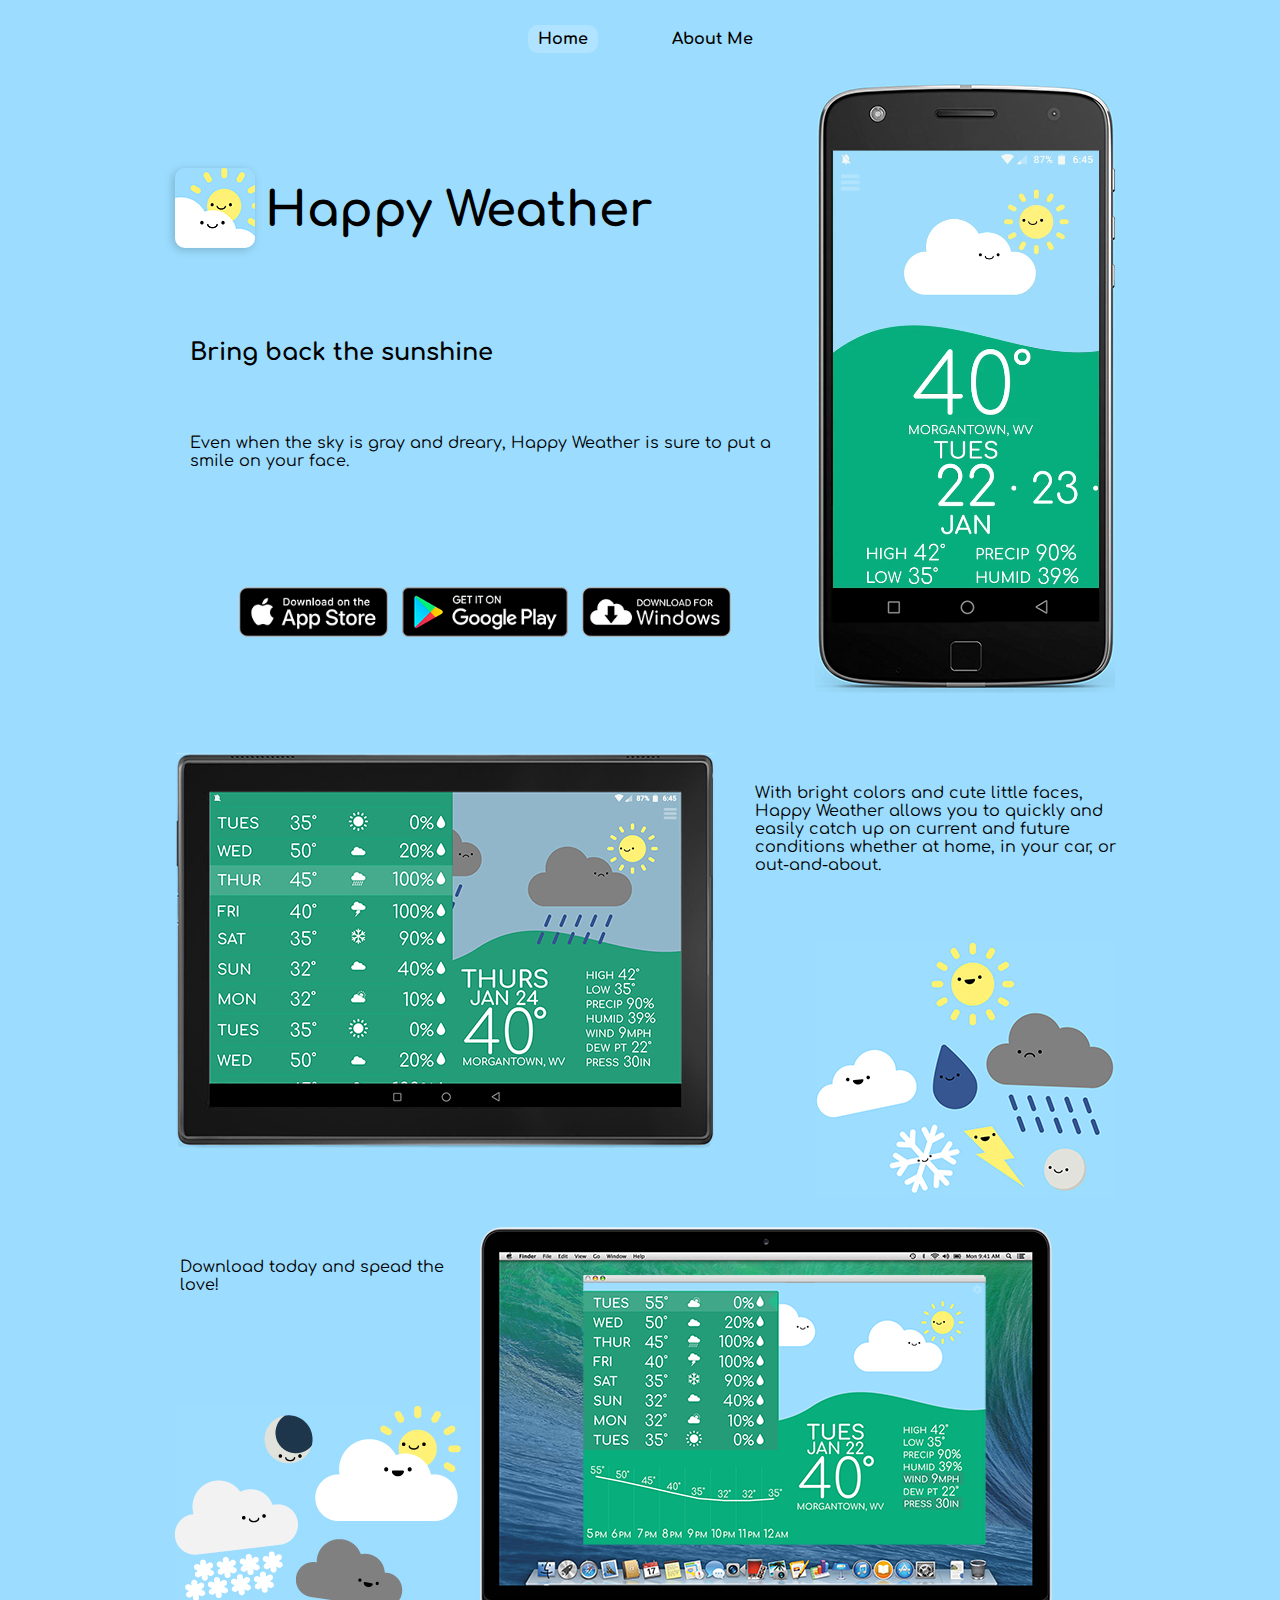
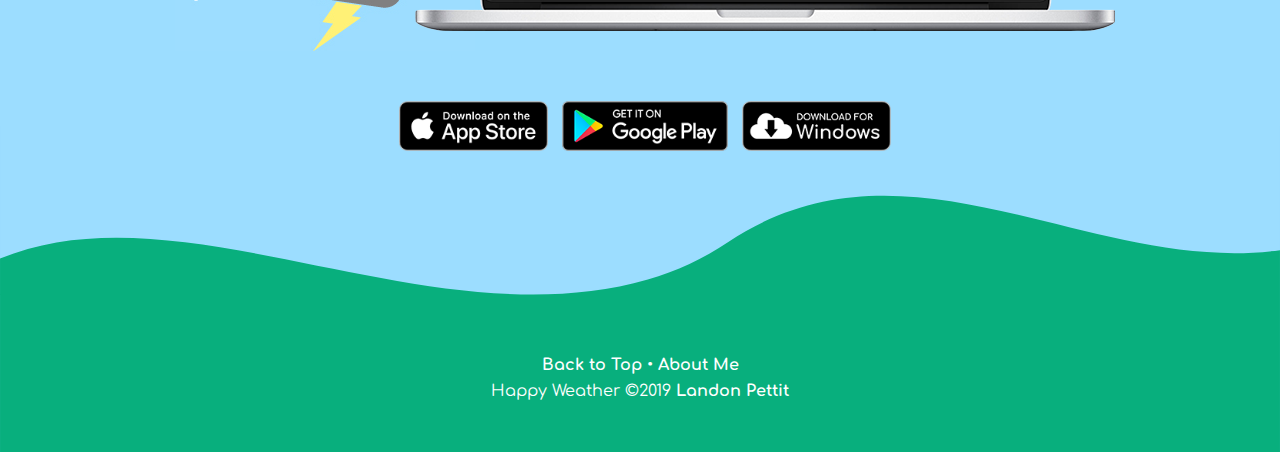
<file: docs/weatherapp/index.html>
<!DOCTYPE html>
<html lang="en">

<head>
  <title>Happy Weather - Home</title>
  <meta charset="utf-8">
  <link href="css/reset.css" rel="stylesheet" type="text/css">
  <link href="https://fonts.googleapis.com/css?family=Comfortaa:300,400,700" rel="stylesheet">
  <link href="css/style.css" rel="stylesheet" type="text/css">
  <link rel="shortcut icon" type="image/png" href="images/favicon.png" />
</head>

<body>
  <div id="page">
    <div class="container">
      <ul class="item navigation"><li class="navitem"><a href="index.html" class="pagelink this">Home</a></li> <li class="navitem"><a href="about.html" class="pagelink">About Me</a></li></ul>
      <h1 class="item name"><a href="index.html" id="icon"><img src="images/app_icon.png" alt="App Icon"></a>Happy Weather</h1>
      <h2 class="item subhead">Bring back the sunshine</h2>
      <div class="item text" id="text1">
        <p>Even when the sky is gray and dreary, Happy Weather is sure to put a smile on your face.</p>
      </div>
      <div class="item badges">
        <img src="images/apple_badge.png" alt="Download on the App Store" class="badge apple">
        <img src="images/google_badge.png" alt="Get it on Google Play" class="badge google">
        <img src="images/windows_badge.png" alt="Download for Windows" class="badge windows">
      </div>
      <video loop="loop" class="item phone" muted autoplay>
        <source src="images/video.mp4" type="video/mp4">
        <img src="images/phone.jpg" alt="A phone"></video>
        <img src="images/phone.png" id="phonecover" alt="">
      <img src="images/tablet.png" alt="A tablet" class="item tablet">
      <div class="item text" id="text2">
        <p>With bright colors and cute little faces, Happy Weather allows you to quickly and easily catch up on current and future conditions whether at home, in your car, or out-and-about. </p>
      </div>
      <img src="images/cuties.jpg" alt="Little cuties!" class="item cuties">
      <div class="item text" id="text3">
        <p>Download today and spead the love!</p>
      </div>
      <img src="images/cuties2.jpg" alt="More little guys!" class=" item cuties2">
      <img src="images/computer.png" alt="A computer" class="item computer">

      <div class="item badges2">
        <img src="images/apple_badge.png" alt="Download on the App Store" class="badge apple">
        <img src="images/google_badge.png" alt="Get it on Google Play" class="badge google">
        <img src="images/windows_badge.png" alt="Download for Windows" class="badge windows">
      </div>
    </div>
    <footer>
      <p><a href="#page">Back to Top</a> • <a href="about.html">About Me</a><br>Happy Weather ©2019 <a href="http://www.LandonPettit.com/" target="_blank">Landon Pettit</a></p>
    </footer>
  </div>
</body>

</html>
</file>
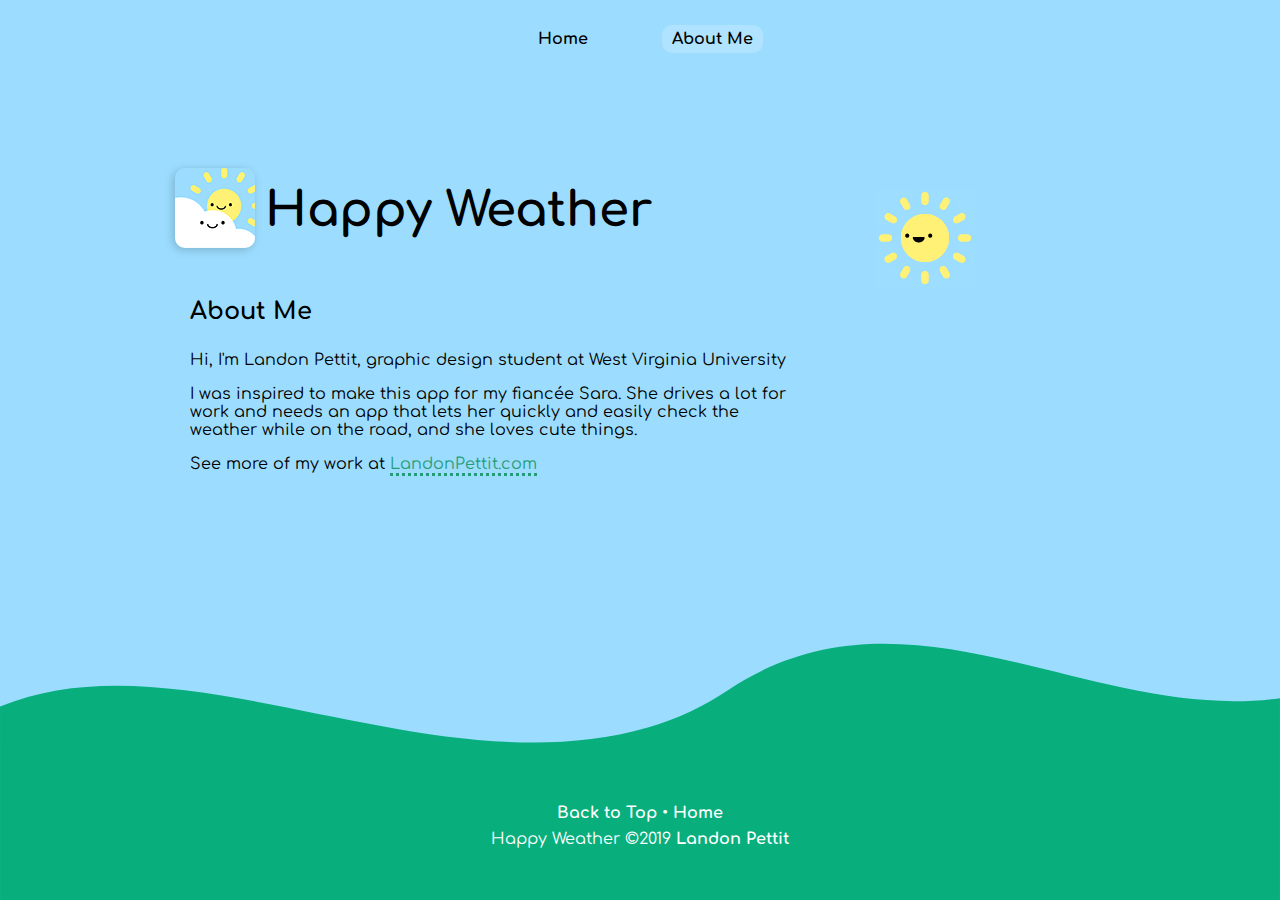
<file: docs/weatherapp/about.html>
<!DOCTYPE html>
<html lang="en">

<head>
  <title>Happy Weather - About</title>
  <meta charset="utf-8">
  <link href="css/reset.css" rel="stylesheet" type="text/css">
  <link href="https://fonts.googleapis.com/css?family=Comfortaa:300,400,700" rel="stylesheet">
  <link href="css/style.css" rel="stylesheet" type="text/css">
  <link rel="shortcut icon" type="image/png" href="images/favicon.png" />
</head>

<body>
  <div id="page">
    <div class="container">
      <ul class="item navigation"><li class="navitem"><a href="index.html" class="pagelink">Home</a></li> <li class="navitem"><a href="about.html" class="pagelink this">About Me</a></li></ul>
      <h1 class="item name"><a href="index.html" id="icon"><img src="images/app_icon.png" alt="App Icon"></a>Happy Weather</h1>
      <h2 class="item subhead">About Me</h2>
      <div class="item text" id="text1">
        <p>Hi, I'm Landon Pettit, graphic design student at West Virginia University</p>
        <p>I was inspired to make this app for my fiancée Sara. She drives a lot for work and needs an app that lets her quickly and easily check the weather while on the road, and she loves cute things.</p>
        <p>See more of my work at <a href="http://www.LandonPettit.com/" target="_blank" id="mysite">LandonPettit.com</a></p>
      </div>

      <a href="http://www.LandonPettit.com/" target="_blank" id="me"><img src="images/me.png" alt="See more of my work at LandonPettit.com" /></a>
    </div>
    <footer>
      <p><a href="#page">Back to Top</a> • <a href="index.html">Home</a><br>Happy Weather ©2019 <a href="http://www.LandonPettit.com/" target="_blank">Landon Pettit</a></p>
    </footer>
  </div>
</body>

</html>
</file>
<file: docs/weatherapp/css/style.css>
html, body {
  margin: 0;
  padding: 0;
  min-height: 100vh;
  height: 100%;
  background-color: rgb(156, 221, 255);
}

h1, h2, h3, p, li {
  font-family: Comfortaa, helvetica, sans-serif;
}

h1 {
  font-weight: bold;
  font-size: 36pt;
  margin-bottom: 0;
}

h2 {
  font-size: 1.5em;
}

h3 {
  font-size: 1.17em;
}

ol, ul {
  list-style: initial;
}

p {
  margin: 16px 0;
}

#page {
  background: rgb(156, 221, 255) url(../images/hills.svg) no-repeat center bottom scroll;
  -webkit-background-size: 100%;
  -moz-background-size: 100%;
  -o-background-size: 100%;
  background-size: 100%;
  min-height:100%;
  position:relative;
}

footer {
  width: 100%;
  background-color: transparent;
  height: 13.5em;
  position: absolute;
  bottom: 0;
}

footer p {
  color: white;
  text-align: center;
  margin: 0 auto;
  padding-top: 120px;
}

footer a, footer a:link, footer a:visited {
  display: inline-block;
  color: inherit;
  font-weight: bold;
  text-decoration: none;
  margin-bottom: 8px;
}

footer a:hover {
  text-decoration: none;
  border-bottom: 4px dotted white;
  margin-bottom: 4px;
}

.container {
  width: 940px;
  padding: 20px 10px 13.5em 20px;
  margin: 0 auto;
  display: grid;
  grid-template-columns: repeat(12, 60px);
  grid-template-rows: repeat(4, max-content);
  grid-column-gap: 20px;
  grid-row-gap: 10px;
}

.item {

}

.navigation {
  list-style: none;
  grid-column: 1 / span 12;
  margin: 10px auto 20px auto;
  text-align: center;
}

.navitem {
  float: left;
}

.pagelink {
  text-decoration: none;
  font-weight: bold;
  color: black;
  margin: 0 2em;
  padding: 5px 10px;
  transition: background-color .2s ease;
}

.pagelink:hover, .pagelink.this {
  text-decoration: none;
  border-radius: 10px;
  background-color: rgba(255,255,255,.2);
}

.pagelink:active {
  background-color: rgba(255,255,255,.5);
}

.text {
  width: 100%;
  margin-top: 15px;
}

.name {
  grid-column: 1 / span 8;
  height: 60px;
  margin-top: 90px;
  padding-bottom: 20px;
  margin-bottom: 40px;
}

.subhead, #text1 {
  grid-column: 1 / span 8;
  padding-left: 15px;
  margin-top: 0;
}

.badges {
  width: 100%;
  height: 65px;
  margin: 50px auto;
  grid-column: 1 / span 8;
  grid-row: 5 / span 1;
  text-align: center;
}

.badge {
  display: inline-block;
  height: 50px;
  width: auto;
  vertical-align: top;
  padding: 0 5px;
}

.google {
  height: 49.5px;
}

.phone, #phonecover {
  grid-column: 9 / span 4;
  grid-row: 2 / span 4;
  width: 100%;
  height: auto;
  margin: 0 auto 50px auto;
}

#phonecover {
  z-index: 10;
}

.tablet {
  grid-column: 1 / span 7;
  grid-row: 6 / span 2;
  background: url(../images/tablet2.jpg);
  width: 100%;
  background-size: contain;
  transition: background .3s ease;
}

.tablet:hover {
  background: url(../images/tablet1.jpg);
  background-size: contain;
}

#text2 {
  grid-column: 8 / 13;
  grid-row: 6 / span 1;
  padding-right: 5px;
  padding-left: 20px;
}

#text2 ul {
  margin-bottom: 0;
  padding-left: 20px;
  padding-top: .5em;
}

.cuties {
  grid-column: 9 / 13;
  grid-row: 7 / span 1;
  width: 100%;
  vertical-align: bottom;
  margin: 40px 0 20px auto;
}

#text3 {
  grid-column: 1 / span 4;
  grid-row: 8 / span 1;
  padding-left: 5px;
}

.cuties2 {
  grid-column: 1 / span 4;
  grid-row: 9 / span 1;
  width: 100%;
  margin-top: auto;
  margin-bottom: 40px;
}

.computer {
  grid-column: span 9 / 13;
  grid-row: 8 / span 2;
  background: url(../images/computer1.png);
  width: 100%;
  background-size: contain;
  transition: background .3s ease;
  margin-bottom: 60px;
}

.computer:hover {
  background: url(../images/computer2.png);
  background-size: contain;
}

.badges2 {
  width: 100%;
  height: 65px;
  margin: 0 auto 70px auto;
  grid-column: 3 / span 8;
  grid-row: 10 / span 1;
  text-align: center;
}

#icon {
  height: 80px;
  width: 80px;
  margin-right: 10px;
  margin-bottom: inherit;
  vertical-align: 5px;
}

#icon img {
  height: 80px;
  width: 80px;
  border-radius: 10px;
  box-shadow: -2px 2px 10px rgba(0, 0, 0, .2);
}

#me{
  grid-column: 9 / span 3;
  grid-row: 2 / span 1;
  width: 100px;
  height: 100px;
  margin: auto auto 0 auto;
  background: url(../images/me.jpg);
  background-size: contain;
}

#me:hover {
  background: url(../images/me.gif);
  background-size: contain;
}

/* #me img {
  width: 100%;
  padding: 5px;
  border-radius: 10px;
  box-shadow: -2px 2px 10px rgba(0, 0, 0, .2);
  background-color: rgba(255,255,255,.1);
}

 #me img:hover {
  background-color: rgba(0,0,0,.05);
} */

#mysite {
  color: rgb(37, 156, 120);
  text-decoration: none;
  border-bottom: 3px dotted rgb(37, 156, 120);
  margin-bottom: 3px;
}

::-webkit-scrollbar {
  width: 10px;
}

::-webkit-scrollbar-track {
  background: rgba(255,255,255,0.2);
}

::-webkit-scrollbar-thumb {
  background: rgba(128,128,128,.5);
  opacity: .5;
  border-radius: 10px;
}

::-webkit-scrollbar-thumb:hover {
  background: rgb(128,128,128);
}
</file>
